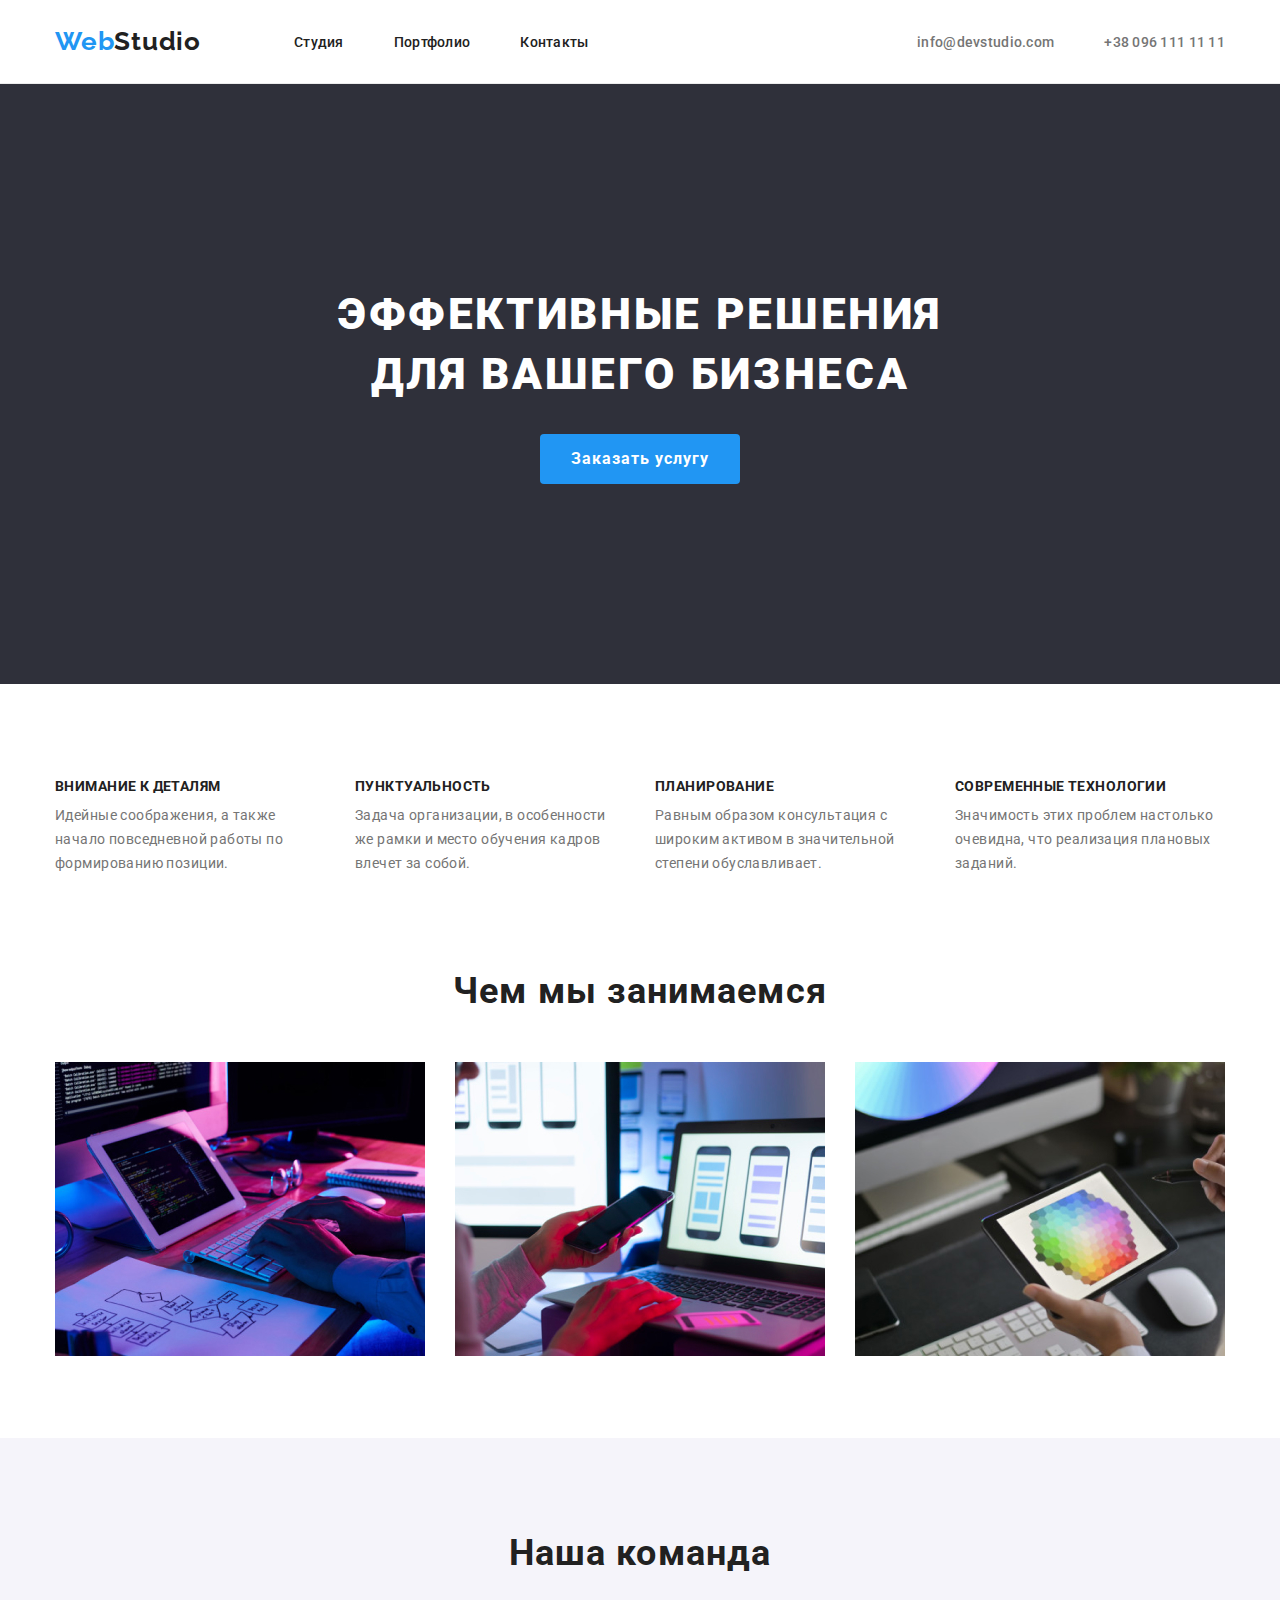
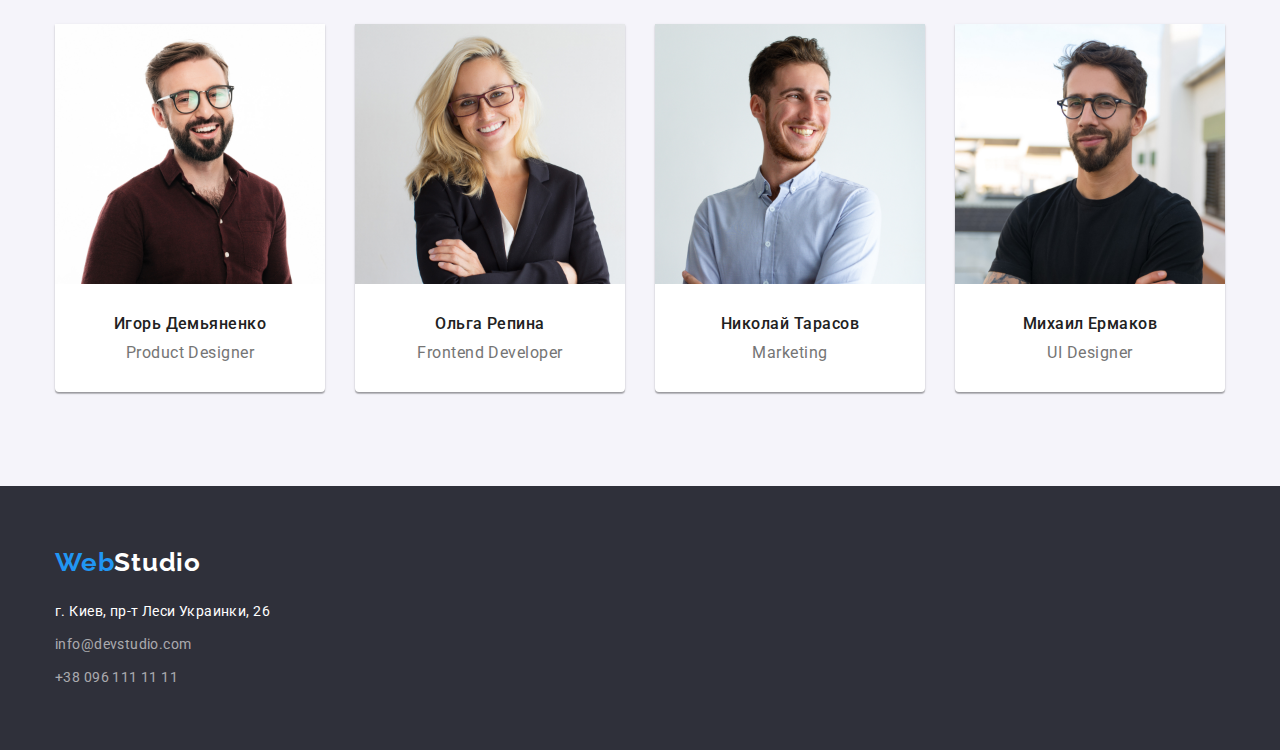
<file: index.html>
<!DOCTYPE html>
<html lang="ru">
  <head>
    <meta charset="UTF-8" />
    <meta name="viewport" content="width=device-width, initial-scale=1.0" />
    <title>WebStudio</title>
    <link rel="stylesheet" href="https://cdnjs.cloudflare.com/ajax/libs/modern-normalize/1.0.0/modern-normalize.css" />
    <!--<link
    rel="stylesheet"
    href="https://cdnjs.cloudflare.com/ajax/libs/modern-normalize/0.7.0/modern-normalize.min.css"
  />-->
    <link href="https://fonts.googleapis.com/css2?family=Raleway:wght@700&family=Roboto:ital,wght@0,700;0,900;1,400&display=swap" rel="stylesheet" />
    <link rel="stylesheet" href="./CSS/styles.css" />
  </head>

  <body class="page-body">
    <!--header-->
    <header class="header">
      <!--navigation-->
      <div class="container">
        <nav class="navigation">
          <a lang="en" class="logo link" href="./index.html" aria-label="логотип вебстуди">
            <span class="logo-web">Web</span><span class="logo-studio">Studio</span></a
          >
          <ul class="navigation-list list">
            <li class="navigation-list-item"><a class="navigation-list-link link" href="./index.html">Студия</a></li>
            <li class="navigation-list-item"><a class="navigation-list-link link" href="./portfolio.html">Портфолио</a></li>
            <li class="navigation-item"><a class="navigation-list-link link" href="">Контакты</a></li>
          </ul>
        </nav>

        <address class="address">
          <ul class="address-list list">
            <li class="address-list-item">
              <a class="address-mail link" href="mailto:info@devstudio.com">info@devstudio.com</a>
            </li>
            <li class="address-list-item">
              <a class="address-tel link" href="tel:+380961111111">+38 096 111 11 11</a>
            </li>
          </ul>
        </address>
      </div>
    </header>

    <main class="main">
      <!--hero-->
      <section class="section-hero">
        <div class="container container-hero">
          <h1 class="hero-title">
            Эффективные решения<br />
            для вашего бизнеса
          </h1>
          <button class="button-hero button" type="button">Заказать услугу</button>
        </div>
      </section>
      <!--advantages-->
      <section class="section-advantages">
        <div class="container">
          <h2 hidden>Преимущества</h2>
          <ul class="advantages-list list">
            <li class="advantages-list-item">
              <h3 class="advantages-title">Внимание к деталям</h3>
              <p class="advantages-subtitle">Идейные соображения, а также начало повседневной работы по формированию позиции.</p>
            </li>
            <li class="advantages-list-item">
              <h3 class="advantages-title">Пунктуальность</h3>
              <p class="advantages-subtitle">Задача организации, в особенности же рамки и место обучения кадров влечет за собой.</p>
            </li>
            <li class="advantages-list-item">
              <h3 class="advantages-title">Планирование</h3>
              <p class="advantages-subtitle">Равным образом консультация с широким активом в значительной степени обуславливает.</p>
            </li>
            <li class="advantages-list-item">
              <h3 class="advantages-title">Современные технологии</h3>
              <p class="advantages-subtitle">Значимость этих проблем настолько очевидна, что реализация плановых заданий.</p>
            </li>
          </ul>
        </div>
      </section>
      <!--what-are-we-doing-->
      <section class="section-doing">
        <div class="container">
          <h2 class="section-doing-title">Чем мы занимаемся</h2>

          <ul class="doing-list list">
            <li class="doing-list-item">
              <img src="./images/section-doing/img-1.jpg" alt="Разработчик набирает код" width="370" height="294" />
            </li>
            <li class="doing-list-item">
              <img src="./images/section-doing/img-2.jpg" alt="Разработчик разрабатывает макет сайта для телефона" width="370" height="294" />
            </li>
            <li class="doing-list-item">
              <img src="./images/section-doing/img-3.jpg" alt="Разработчик выбирает цветовую схему" width="370" height="294" />
            </li>
          </ul>
        </div>
      </section>
      <!--our-team-->
      <section class="section-team">
        <div class="container">
          <h2 class="section-team-title">Наша команда</h2>
          <ul class="team-list list">
            <li class="team-list-item">
              <img src="./images/section-team/team-photo-igor.jpg" alt="Фото Игоря Демьяненко" title="Игорь Демьяненко" width="270" height="260" />

              <div class="team-list-content">
                <h3 class="team-title">Игорь Демьяненко</h3>

                <p class="team-subtitle" lang="en">Product Designer</p>
              </div>
            </li>
            <li class="team-list-item">
              <img src="./images/section-team/team-photo-olga.jpg" alt="Фото Ольги Репиной" title="Ольга Репина" width="270" height="260" />

              <div class="team-list-content">
                <h3 class="team-title">Ольга Репина</h3>

                <p class="team-subtitle" lang="en">Frontend Developer</p>
              </div>
            </li>
            <li class="team-list-item">
              <img src="./images/section-team/team-photo-nicholay.jpg" alt="Фото Николая Тарасова" title="Николай Тарасов" width="270" height="260" />

              <div class="team-list-content">
                <h3 class="team-title">Николай Тарасов</h3>

                <p class="team-subtitle" lang="en">Marketing</p>
              </div>
            </li>
            <li class="team-list-item">
              <img src="./images/section-team/team-photo-michael.jpg" alt="Фото Михаила Ермакова" title="Михаил Ермаков" width="270" height="260" />

              <div class="team-list-content">
                <h3 class="team-title">Михаил Ермаков</h3>

                <p class="team-subtitle" lang="en">UI Designer</p>
              </div>
            </li>
          </ul>
        </div>
      </section>
    </main>
    <!--footer-->
    <footer class="footer">
      <div class="container">
        <div class="logo-container">
          <a lang="en" class="logo link" href="./index.html" aria-label="логотип вебстуди">
            <span class="logo-web-foother link">Web</span><span class="logo-foother">Studio</span></a
          >
        </div>

        <address class="foter-address">
          <ul class="footer-address-list list">
            <li class="footer-address-list-item">
              <a class="footer-address-map link" href="https://goo.gl/maps/mFLwP3tJiWzq2KBh9" target="_blank">г. Киев, пр-т Леси Украинки, 26</a>
            </li>
            <li class="footer-address-list-item"><a class="footer-address-mail link" href="mailto:info@devstudio.com">info@devstudio.com</a></li>
            <li class="footer-address-list-item"><a class="footer-address-tel link" href="tel:+380961111111">+38 096 111 11 11</a></li>
          </ul>
        </address>
      </div>
    </footer>
  </body>
</html>
</file>
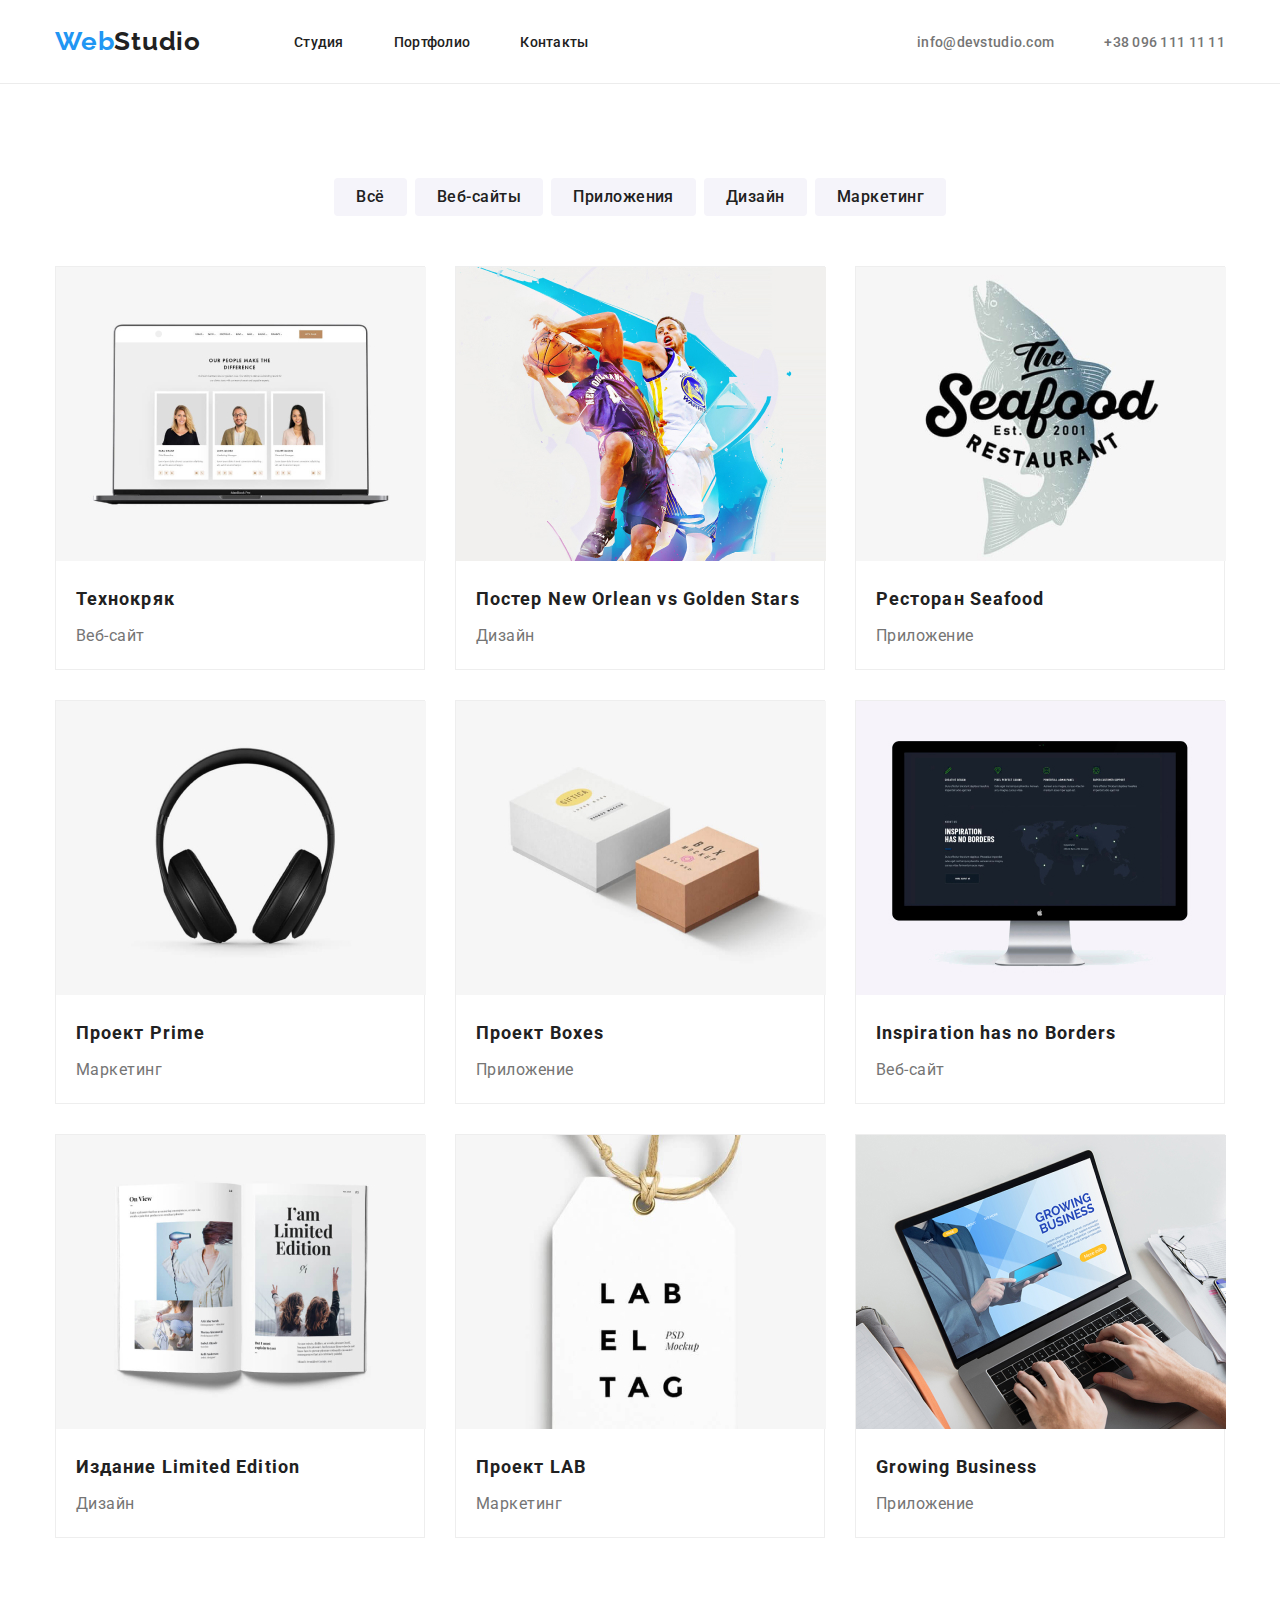
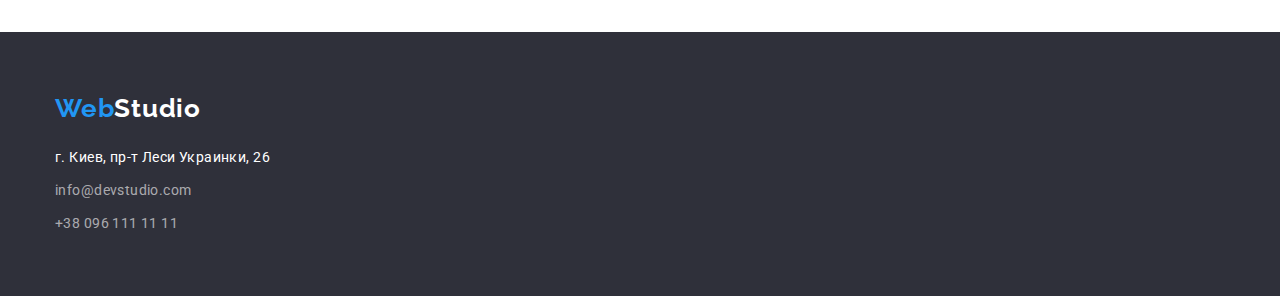
<file: portfolio.html>
<!DOCTYPE html>
<html lang="ru">
  <head>
    <meta charset="UTF-8" />
    <meta name="viewport" content="width=device-width, initial-scale=1.0" />
    <title>WebStudio</title>
    <link rel="stylesheet" href="https://cdnjs.cloudflare.com/ajax/libs/modern-normalize/1.0.0/modern-normalize.css" />
    <link href="https://fonts.googleapis.com/css2?family=Raleway:wght@700&family=Roboto:ital,wght@0,700;0,900;1,400&display=swap" rel="stylesheet" />
    <link rel="stylesheet" href="./CSS/styles.css" />
  </head>

  <body class="page-body">
    <!--header-->
    <header class="header">
      <div class="container">
        <nav class="navigation">
          <a lang="en" class="logo link" href="./index.html" aria-label="логотип вебстуди">
            <span class="logo-web">Web</span><span class="logo-studio">Studio</span></a
          >
          <ul class="navigation-list list">
            <li class="navigation-list-item"><a class="navigation-list-link link" href="./index.html">Студия</a></li>
            <li class="navigation-list-item"><a class="navigation-list-link link" href="./portfolio.html">Портфолио</a></li>
            <li class="navigation-item"><a class="navigation-list-link link" href="">Контакты</a></li>
          </ul>
        </nav>

        <address class="address">
          <ul class="address-list list">
            <li class="address-list-item">
              <a class="address-mail link" href="mailto:info@devstudio.com">info@devstudio.com</a>
            </li>
            <li class="address-list-item">
              <a class="address-tel link" href="tel:+380961111111">+38 096 111 11 11</a>
            </li>
          </ul>
        </address>
      </div>
    </header>

    <main class="main">
      <!--Portfolio-->
      <section class="section-portfolio">
        <h1 hidden>WebStudio-Портфолио</h1>
        <ul class="portfolio-button-list list container">
          <li class="portfolio-button-list-item"><button class="portfolio-button" type="button">Всё</button></li>
          <li class="portfolio-button-list-item"><button class="portfolio-button" type="button">Веб-сайты</button></li>
          <li class="portfolio-button-list-item"><button class="portfolio-button" type="button">Приложения</button></li>
          <li class="portfolio-button-list-item"><button class="portfolio-button" type="button">Дизайн</button></li>
          <li class="portfolio-button-list-item"><button class="portfolio-button" type="button">Маркетинг</button></li>
        </ul>
        <h2 hidden>Портфолио-примеры</h2>

        <div class="container">
          <ul class="portfolio-list list">
            <li class="portfolio-list-item">
              <img src="./images/section-portfolio/img-1.jpg" alt="Веб-сайт Технокряк" width="370" height="294" />
              <div class="portfolio-list-content">
                <h3 class="portfolio-title">Технокряк</h3>
                <p class="portfolio-subtitle">Веб-сайт</p>
              </div>
            </li>

            <li class="portfolio-list-item">
              <img src="./images/section-portfolio/img-2.jpg" alt="Постер New Orlean vs Golden Stars" width="370" height="294" />
              <div class="portfolio-list-content">
                <h3 class="portfolio-title">Постер <span lang="en">New Orlean vs Golden Stars</span></h3>
                <p class="portfolio-subtitle">Дизайн</p>
              </div>
            </li>

            <li class="portfolio-list-item">
              <img src="./images/section-portfolio/img-3.jpg" alt="Ресторан Seafood" width="370" height="294" />
              <div class="portfolio-list-content">
                <h3 class="portfolio-title" lang="en">Ресторан Seafood</h3>
                <p class="portfolio-subtitle">Приложение</p>
              </div>
            </li>

            <li class="portfolio-list-item">
              <img src="./images/section-portfolio/img-4.jpg" alt="Проект Prime" width="370" height="294" />
              <div class="portfolio-list-content">
                <h3 class="portfolio-title">Проект <span lang="en">Prime</span></h3>
                <p class="portfolio-subtitle">Маркетинг</p>
              </div>
            </li>

            <li class="portfolio-list-item">
              <img src="./images/section-portfolio/img-5.jpg" alt="Проект Boxes" width="370" height="294" />
              <div class="portfolio-list-content">
                <h3 class="portfolio-title">Проект Boxes</h3>
                <p class="portfolio-subtitle">Приложение</p>
              </div>
            </li>

            <li class="portfolio-list-item">
              <img src="./images/section-portfolio/img-6.jpg" alt="Веб-сайт Inspiration has no Borders" width="370" height="294" />
              <div class="portfolio-list-content">
                <h3 class="portfolio-title" lang="en">Inspiration has no Borders</h3>
                <p class="portfolio-subtitle">Веб-сайт</p>
              </div>
            </li>

            <li class="portfolio-list-item">
              <img src="./images/section-portfolio/img-7.jpg" alt="Издание Limited Edition" width="370" height="294" />
              <div class="portfolio-list-content">
                <h3 class="portfolio-title">Издание <span lang="en">Limited Edition</span></h3>
                <p class="portfolio-subtitle">Дизайн</p>
              </div>
            </li>

            <li class="portfolio-list-item">
              <img src="./images/section-portfolio/img-8.jpg" alt="Проект LAB" width="370" height="294" />
              <div class="portfolio-list-content">
                <h3 class="portfolio-title">Проект <span lang="en">LAB</span></h3>
                <p class="portfolio-subtitle">Маркетинг</p>
              </div>
            </li>

            <li class="portfolio-list-item">
              <img src="./images/section-portfolio/img-9.jpg" alt="Проект Growing Business" width="370" height="294" />
              <div class="portfolio-list-content">
                <h3 class="portfolio-title" lang="en">Growing Business</h3>
                <p class="portfolio-subtitle">Приложение</p>
              </div>
            </li>
          </ul>
        </div>
      </section>
    </main>

    <!--footer-->
    <footer class="footer">
      <div class="container">
        <div class="logo-container">
          <a lang="en" class="logo link" href="./index.html" aria-label="логотип вебстуди">
            <span class="logo-web-foother link">Web</span><span class="logo-foother">Studio</span></a
          >
        </div>

        <address class="foter-address">
          <ul class="footer-address-list list">
            <li class="footer-address-list-item">
              <a class="footer-address-map link" href="https://goo.gl/maps/mFLwP3tJiWzq2KBh9" target="_blank">г. Киев, пр-т Леси Украинки, 26</a>
            </li>
            <li class="footer-address-list-item"><a class="footer-address-mail link" href="mailto:info@devstudio.com">info@devstudio.com</a></li>
            <li class="footer-address-list-item"><a class="footer-address-tel link" href="tel:+380961111111">+38 096 111 11 11</a></li>
          </ul>
        </address>
      </div>
    </footer>
  </body>
</html>
</file>
<file: CSS/styles.css>
/*основной цвет текста(--main-color)-серый-#757575*/
/*текст заголовков (--title-color) -чёрный-#212121*/
/*вспомогательный цвет-белый-#ffffff*/
/* акцент-цвет выделения (--accent-color)-синий #2196F3*/
/*цвет mail  и tel в футере- rgba(255, 255, 255, 0.6);*/

/*цвет body-#2196F3*/
/*цвет header+main белый-#ffffff*/
/*цвет  hero-#2f303a*/
/*цвет section-team-#f5f4fa*/
/*цвет footer-#2f303a*/

/*основной текст (--main-font) Roboto*/
/*текст лого (--logo-font) Raleway*/

/*===============about===============*/
:root {
  --main-font: Roboto, sans-serif;
  --logo-font: Raleway, sans-serif;
  --main-color: #757575;
  --title-color: #212121;
  --accent-color: #2196f3;
}

*,
* ::before,
*::after {
  margin: 0;
  padding: 0;
}

img {
  display: block;
}

.container {
  width: 1200px;
  padding: 0 15px;
  margin: 0 auto;
}

.list {
  list-style: none;
}

.link {
  text-decoration: none;
}

.address {
  font-style: normal;
}

.navigation-list-link:hover,
.navigation-list-link:focus,
.address-mail:hover,
.address-mail:focus,
.address-tel:hover,
.address-tel:focus,
.footer-address-map:hover,
.footer-address-map:focus,
.footer-address-mail:hover,
.footer-address-mail:focus,
.footer-address-tel:hover,
.footer-address-tel:focus {
  color: var(--accent-color);
}
/*===============end about===============*/

.page-body {
  font-family: var(--main-font);
  font-style: normal;
  color: var(--main-color);
}

/*===============header===============*/
.header {
  padding: 25px 0;
  border-bottom: 1px solid #ececec;
}

.header .container {
  display: flex;
  align-items: center;
}

.navigation {
  display: flex;
  align-items: center;
}

.navigation-list {
  display: flex;
}

.header {
  background-color: #ffffff;
}

.navigation .logo {
  margin-right: 93px;
}

.logo-web {
  font-family: var(--logo-font);
  font-style: normal;
  font-weight: 700;
  font-size: 26px;
  line-height: 1.286;
  letter-spacing: 0.03em;
  color: #2196f3;
}

.logo-studio {
  font-family: var(--logo-font);
  font-style: normal;
  font-weight: 700;
  font-size: 26px;
  line-height: 1.286;
  letter-spacing: 0.03em;
  color: #212121;
}

.navigation-list-link {
  font-style: normal;
  font-weight: 500;
  font-size: 14px;
  line-height: 1.143;
  letter-spacing: 0.02em;
  color: #212121;
}

.navigation-list-item:not(:last-child) {
  margin-right: 50px;
}

.address-list {
  display: flex;
}

.header .address {
  margin-left: auto;
}

.address-list-item:not(:last-child) {
  margin-right: 50px;
}

.address-mail,
.address-tel {
  font-style: normal;
  font-weight: 500;
  font-size: 14px;
  line-height: 1.143;
  letter-spacing: 0.02em;
  color: #757575;
}

/*===============end header===============*/

/*===============hero===============*/

.section-hero {
  background-color: #2f303a;
  text-align: center;
}

.container-hero {
  height: 600px;
  padding: 200px;
}

.hero-title {
  margin-top: 0;
  margin-bottom: 30px;
  font-weight: 900;
  font-size: 44px;
  line-height: 1.364;
  letter-spacing: 0.06em;
  text-transform: uppercase;
  color: #ffffff;
}

.button-hero {
  padding: 10px 30px;
  min-width: 200px;
  height: 50px;
  border-radius: 4px;
  font-weight: 700;
  font-size: 16px;
  line-height: 1.875;
  border-style: none;
  letter-spacing: 0.06em;
  color: #ffffff;
  background: #2196f3;
}
/*===============end hero===============*/

/*===============advantages===============*/
.section-advantages {
  padding: 94px 0;
}

.advantages-list {
  display: flex;
}

.advantages-list-item {
  width: 270px;
}

.advantages-list-item:not(:last-child) {
  margin-right: 30px;
}

.advantages-title {
  margin-bottom: 10px;
  font-weight: 700;
  font-size: 14px;
  line-height: 1.143;
  letter-spacing: 0.03em;
  text-transform: uppercase;
  color: var(--title-color);
}

.advantages-subtitle {
  font-weight: 400;
  font-size: 14px;
  line-height: 1.714;
  letter-spacing: 0.03em;
}
/*===============end advantages===============*/

/*===============what-are-we-doing===============*/
.section-doing {
  padding-bottom: 82px;
}

.section-doing-title {
  font-weight: 700;
  font-size: 36px;
  line-height: 1.167;
  text-align: center;
  letter-spacing: 0.03em;
  color: var(--title-color);
  margin-bottom: 50px;
}

.doing-list {
  display: flex;
  justify-content: space-between;
}
/*===============end what-are-we-doing===============*/

/*===============our-team===============*/
.section-team {
  padding: 94px 0;
  background-color: #f5f4fa;
}

.section-team-title {
  margin-bottom: 50px;
  font-weight: 700;
  font-size: 36px;
  line-height: 1.167;
  text-align: center;
  letter-spacing: 0.03em;
  color: var(--title-color);
}

.team-list {
  display: flex;
  justify-content: space-between;
}

.team-list-content {
  padding: 30px 0;
}

.team-list-item {
  width: 270px;
  height: 368px;
  background: #ffffff;
  box-shadow: 0px 1px 3px rgba(0, 0, 0, 0.12), 0px 1px 1px rgba(0, 0, 0, 0.14), 0px 2px 1px rgba(0, 0, 0, 0.2);
  border-radius: 0px 0px 4px 4px;
}

.team-title {
  margin-bottom: 10px;
  font-weight: 500;
  font-size: 16px;
  line-height: 1.187;
  text-align: center;
  letter-spacing: 0.03em;
  color: var(--title-color);
}

.team-subtitle {
  font-weight: 400;
  font-size: 16px;
  line-height: 1.187;
  text-align: center;
  letter-spacing: 0.03em;
}
/*===============end our-team===============*/

/*===============footer===============*/
.footer {
  padding: 60px 0;
  background-color: #2f303a;
}

.logo-web-foother {
  font-family: var(--logo-font);
  font-style: normal;
  font-weight: 700;
  font-size: 26px;
  line-height: 1.286;
  letter-spacing: 0.03em;
  color: #2196f3;
}

.logo-foother {
  font-family: var(--logo-font);
  font-style: normal;
  font-weight: 700;
  font-size: 26px;
  line-height: 1.286;
  letter-spacing: 0.03em;
  color: #ffffff;
}

.logo-container {
  margin-bottom: 20px;
}

.footer-address-list-item:not(:last-child) {
  margin-bottom: 9px;
}

.footer-address-map {
  font-family: var(--main-font);
  font-style: normal;
  font-weight: 400;
  font-size: 14px;
  line-height: 1.714;
  letter-spacing: 0.03em;
  color: #ffffff;
}

.footer-address-mail,
.footer-address-tel {
  font-style: normal;
  font-weight: 400;
  font-size: 14px;
  line-height: 1.714;
  letter-spacing: 0.03em;
  color: rgba(255, 255, 255, 0.6);
}
/*===============end footer===============*/

/*===============portfolio===============*/

.section-portfolio {
  padding: 94px 0;
}

.portfolio-button {
  padding: 6px 22px;
  font-weight: 500;
  font-size: 16px;
  line-height: 1.625;
  text-align: center;
  letter-spacing: 0.03em;
  color: #212121;
  background: #f5f4fa;
  border-style: none;
  min-width: 73px;
  height: 38px;
  border-radius: 4px;
}

.portfolio-button:hover,
.portfolio-button:focus {
  color: #ffffff;
  background: #2196f3;
}

/*===============section portfolio===============*/

.portfolio-button-list {
  display: flex;
  margin-bottom: 50px;
  justify-content: center;
}

.portfolio-button-list-item:not(:last-child) {
  margin-right: 8px;
}

.portfolio-list {
  display: flex;
  flex-wrap: wrap;
  margin: -15px;
}

.portfolio-list-item {
  width: 370px;
  height: 404px;
  background: #ffffff;
  border: 1px solid #eeeeee;
  box-sizing: border-box;
  margin: 15px;
}

.portfolio-list-content {
  padding: 20px 20px;
}

.portfolio-title {
  margin-bottom: 4px;
  font-weight: 700;
  font-size: 18px;
  line-height: 2;
  letter-spacing: 0.06em;
  color: #212121;
}

.portfolio-subtitle {
  font-weight: 400;
  font-size: 16px;
  line-height: 30px;
  letter-spacing: 0.03em;
}
/*===============end section portfolio===============*/

/*===============end portfolio===============*/
</file>
